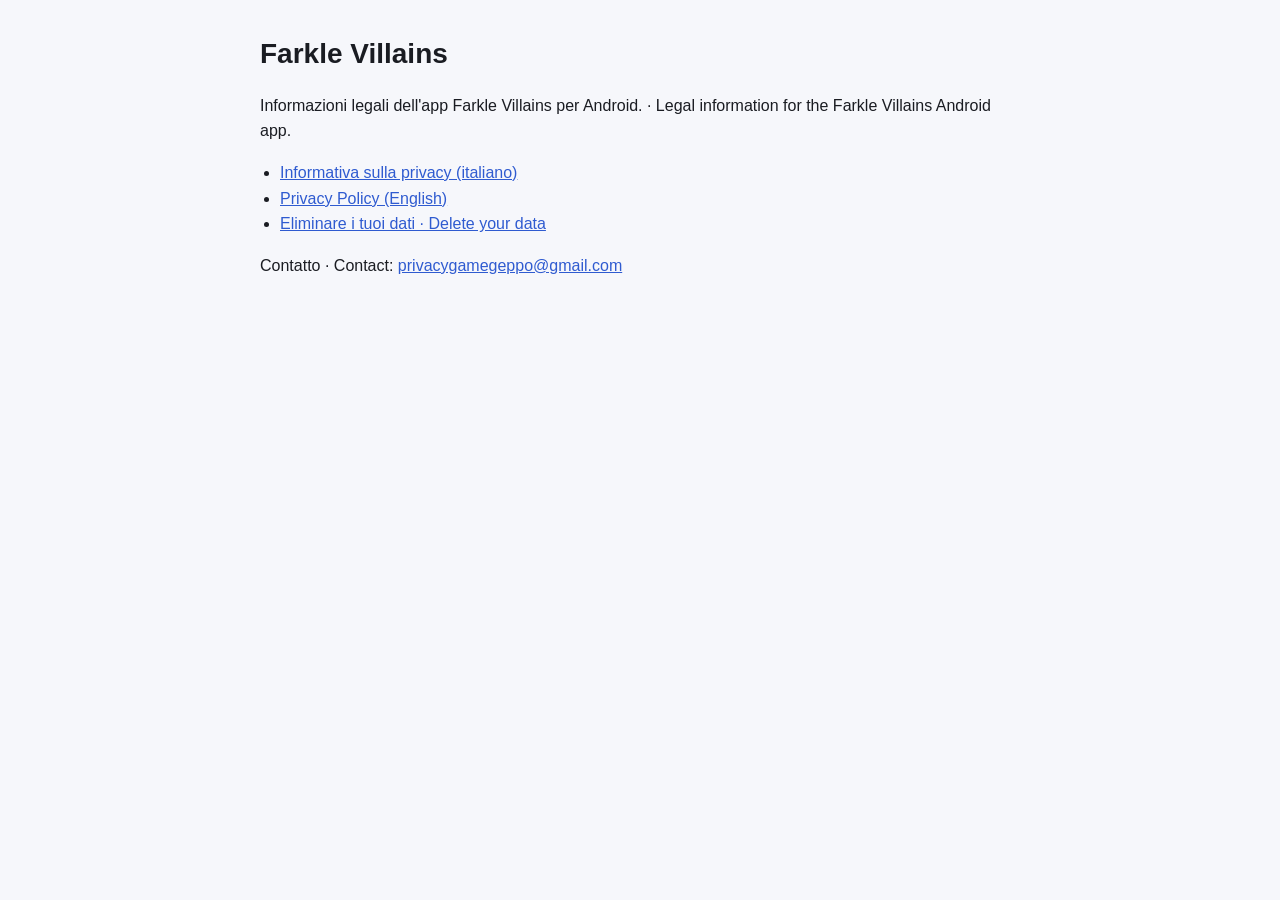
<file: index.html>
<!doctype html>
<html lang="it"><head><meta charset="utf-8"><meta name="viewport" content="width=device-width,initial-scale=1">
<title>Farkle Villains — Privacy</title><link rel="stylesheet" href="style.css"></head>
<body><div class="wrap">
<h1>Farkle Villains</h1>
<p>Informazioni legali dell'app Farkle Villains per Android. · Legal information for the Farkle Villains Android app.</p>
<ul>
<li><a href="privacy-it.html">Informativa sulla privacy (italiano)</a></li>
<li><a href="privacy.html">Privacy Policy (English)</a></li>
<li><a href="delete-data.html">Eliminare i tuoi dati · Delete your data</a></li>
</ul>
<p>Contatto · Contact: <a href="mailto:privacygamegeppo@gmail.com">privacygamegeppo@gmail.com</a></p>
</div></body></html>
</file>
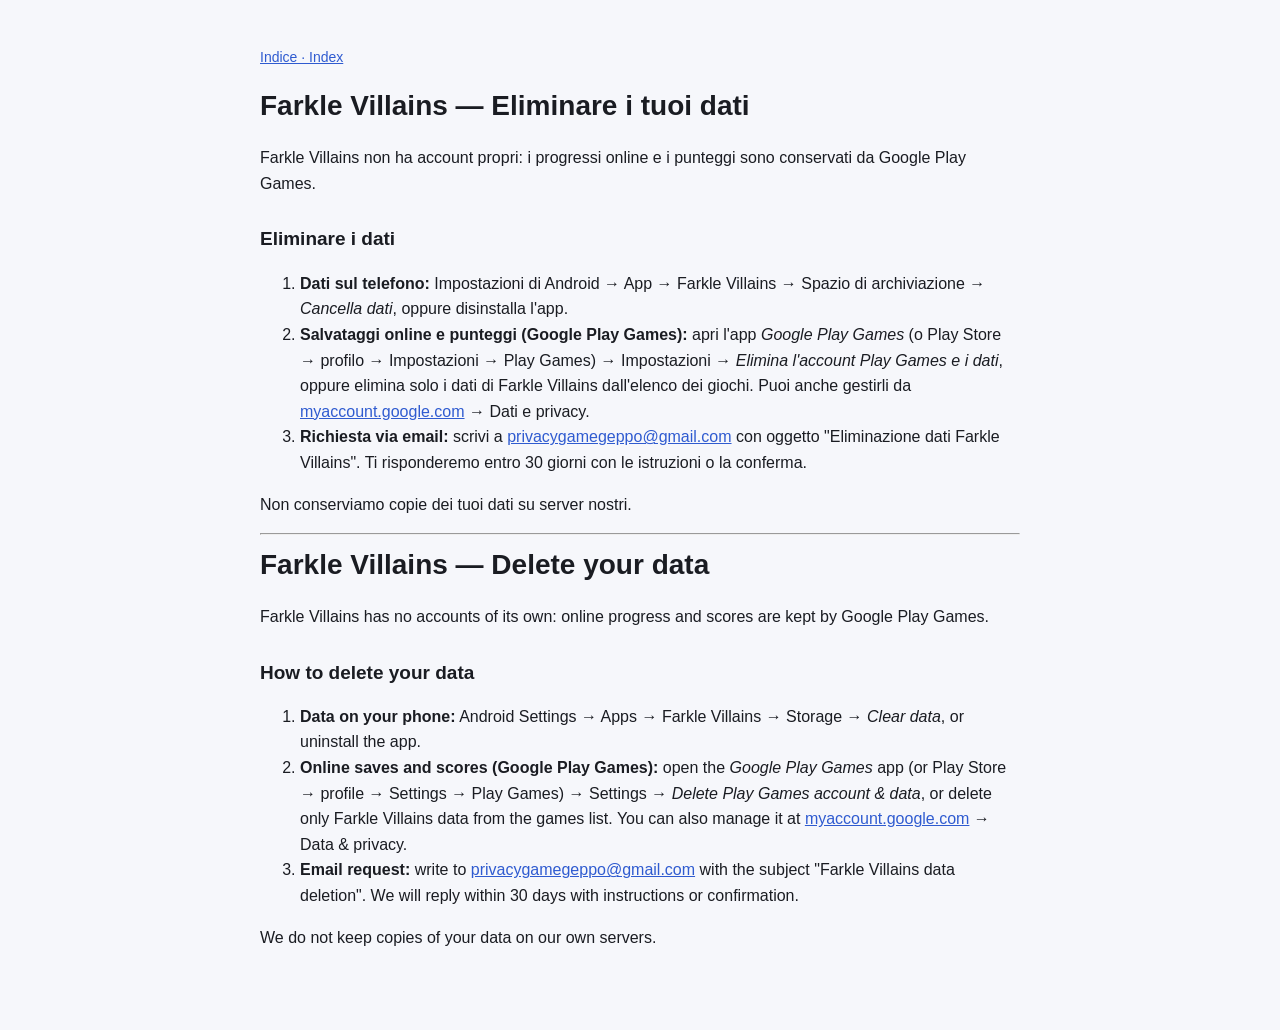
<file: delete-data.html>
<!doctype html>
<html lang="it"><head><meta charset="utf-8"><meta name="viewport" content="width=device-width,initial-scale=1">
<title>Eliminare i tuoi dati — Farkle Villains</title><link rel="stylesheet" href="style.css"></head>
<body><div class="wrap">
<p class="lang"><a href="index.html">Indice · Index</a></p>
<h1>Farkle Villains — Eliminare i tuoi dati</h1>
<p>Farkle Villains non ha account propri: i progressi online e i punteggi sono conservati da Google Play Games.</p>
<h2>Eliminare i dati</h2>
<ol>
<li><strong>Dati sul telefono:</strong> Impostazioni di Android → App → Farkle Villains → Spazio di archiviazione → <em>Cancella dati</em>, oppure disinstalla l'app.</li>
<li><strong>Salvataggi online e punteggi (Google Play Games):</strong> apri l'app <em>Google Play Games</em> (o Play Store → profilo → Impostazioni → Play Games) → Impostazioni → <em>Elimina l'account Play Games e i dati</em>, oppure elimina solo i dati di Farkle Villains dall'elenco dei giochi. Puoi anche gestirli da <a href="https://myaccount.google.com/">myaccount.google.com</a> → Dati e privacy.</li>
<li><strong>Richiesta via email:</strong> scrivi a <a href="mailto:privacygamegeppo@gmail.com">privacygamegeppo@gmail.com</a> con oggetto "Eliminazione dati Farkle Villains". Ti risponderemo entro 30 giorni con le istruzioni o la conferma.</li>
</ol>
<p>Non conserviamo copie dei tuoi dati su server nostri.</p>
<hr>
<h1>Farkle Villains — Delete your data</h1>
<p>Farkle Villains has no accounts of its own: online progress and scores are kept by Google Play Games.</p>
<h2>How to delete your data</h2>
<ol>
<li><strong>Data on your phone:</strong> Android Settings → Apps → Farkle Villains → Storage → <em>Clear data</em>, or uninstall the app.</li>
<li><strong>Online saves and scores (Google Play Games):</strong> open the <em>Google Play Games</em> app (or Play Store → profile → Settings → Play Games) → Settings → <em>Delete Play Games account &amp; data</em>, or delete only Farkle Villains data from the games list. You can also manage it at <a href="https://myaccount.google.com/">myaccount.google.com</a> → Data &amp; privacy.</li>
<li><strong>Email request:</strong> write to <a href="mailto:privacygamegeppo@gmail.com">privacygamegeppo@gmail.com</a> with the subject "Farkle Villains data deletion". We will reply within 30 days with instructions or confirmation.</li>
</ol>
<p>We do not keep copies of your data on our own servers.</p>
</div></body></html>
</file>
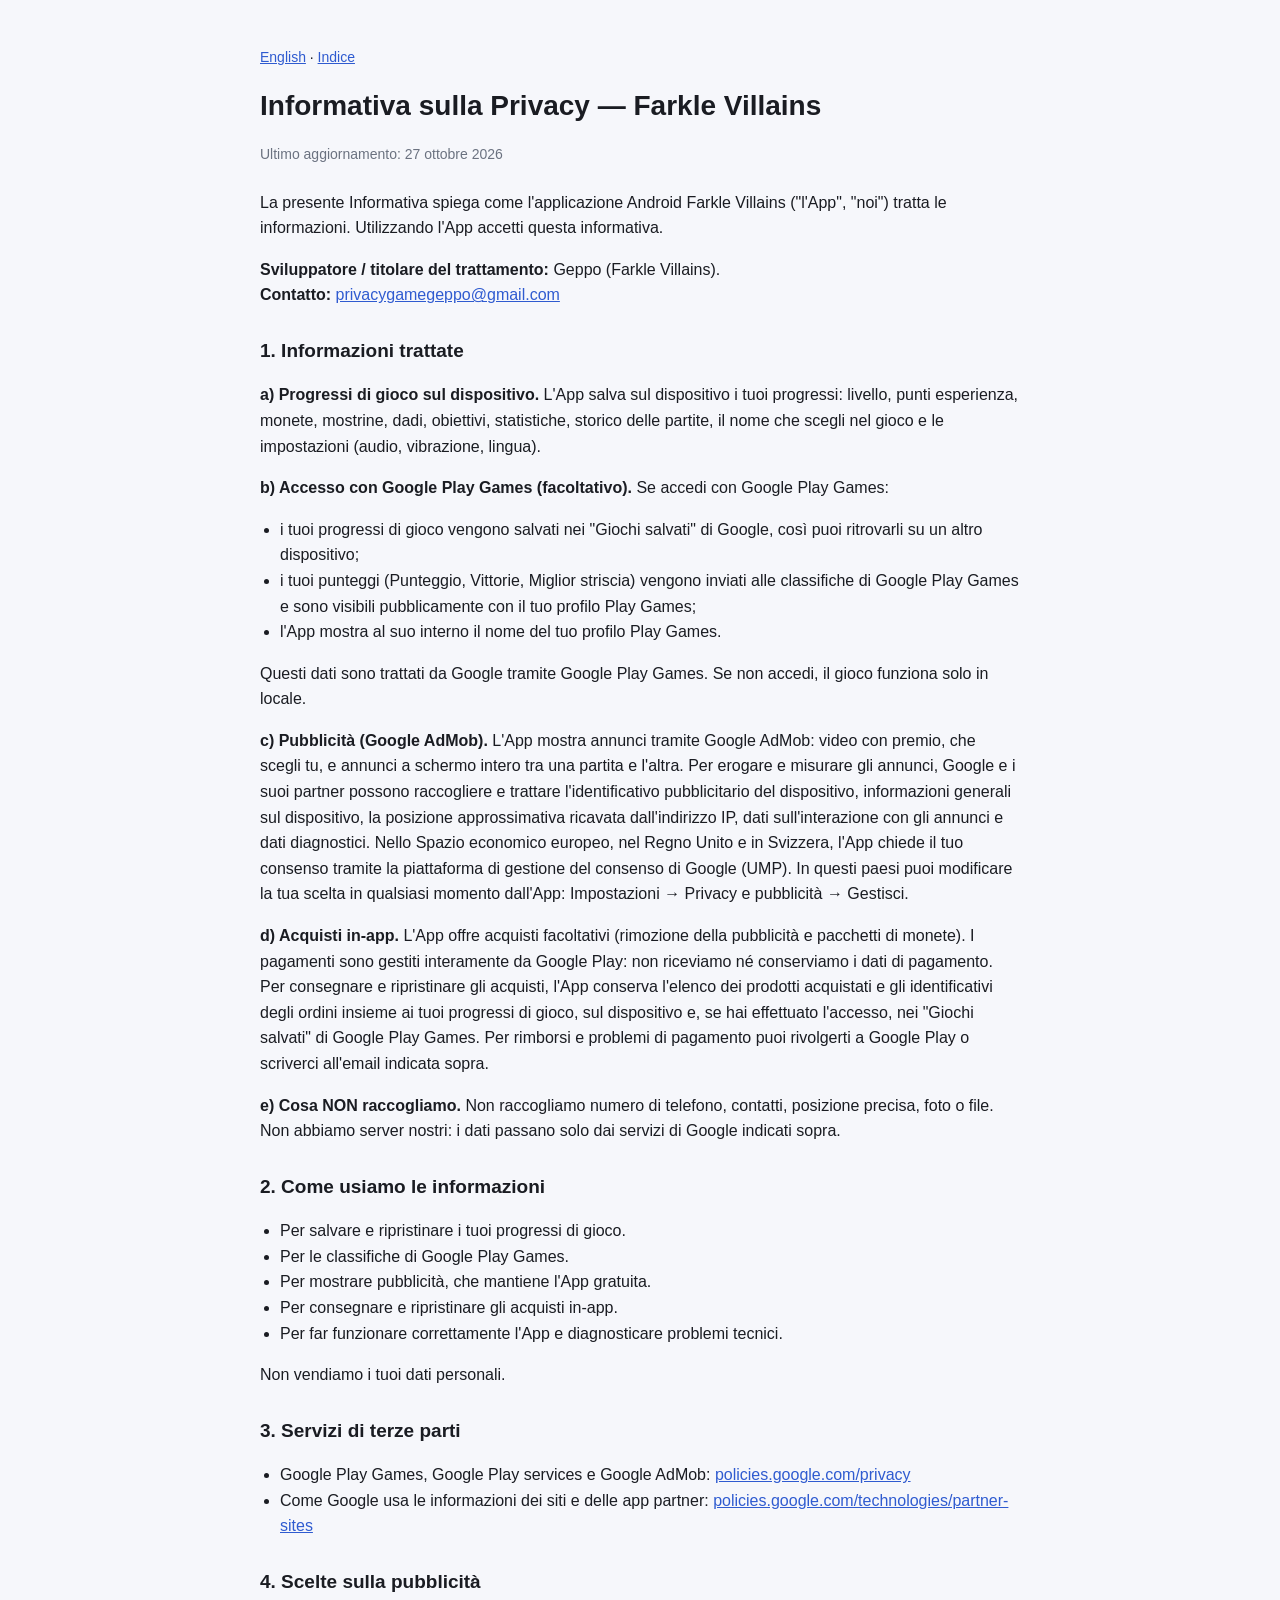
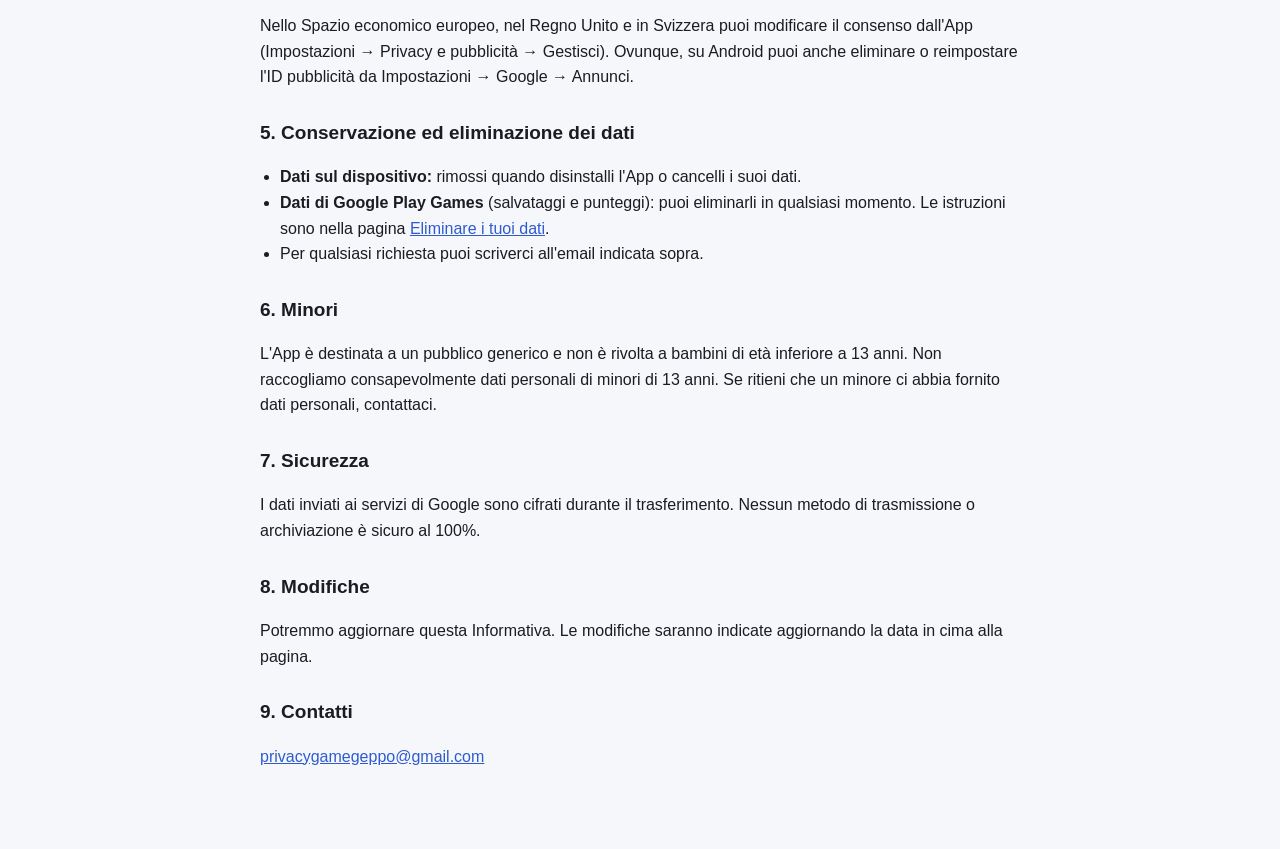
<file: privacy-it.html>
<!doctype html>
<html lang="it"><head><meta charset="utf-8"><meta name="viewport" content="width=device-width,initial-scale=1">
<title>Informativa sulla Privacy — Farkle Villains</title><link rel="stylesheet" href="style.css"></head>
<body><div class="wrap">
<p class="lang"><a href="privacy.html">English</a> · <a href="index.html">Indice</a></p>
<h1>Informativa sulla Privacy — Farkle Villains</h1>
<p class="updated">Ultimo aggiornamento: 27 ottobre 2026</p>
<p>La presente Informativa spiega come l'applicazione Android Farkle Villains ("l'App", "noi") tratta le informazioni. Utilizzando l'App accetti questa informativa.</p>
<p><strong>Sviluppatore / titolare del trattamento:</strong> Geppo (Farkle Villains).<br><strong>Contatto:</strong> <a href="mailto:privacygamegeppo@gmail.com">privacygamegeppo@gmail.com</a></p>

<h2>1. Informazioni trattate</h2>
<p><strong>a) Progressi di gioco sul dispositivo.</strong> L'App salva sul dispositivo i tuoi progressi: livello, punti esperienza, monete, mostrine, dadi, obiettivi, statistiche, storico delle partite, il nome che scegli nel gioco e le impostazioni (audio, vibrazione, lingua).</p>
<p><strong>b) Accesso con Google Play Games (facoltativo).</strong> Se accedi con Google Play Games:</p>
<ul>
<li>i tuoi progressi di gioco vengono salvati nei "Giochi salvati" di Google, così puoi ritrovarli su un altro dispositivo;</li>
<li>i tuoi punteggi (Punteggio, Vittorie, Miglior striscia) vengono inviati alle classifiche di Google Play Games e sono visibili pubblicamente con il tuo profilo Play Games;</li>
<li>l'App mostra al suo interno il nome del tuo profilo Play Games.</li>
</ul>
<p>Questi dati sono trattati da Google tramite Google Play Games. Se non accedi, il gioco funziona solo in locale.</p>
<p><strong>c) Pubblicità (Google AdMob).</strong> L'App mostra annunci tramite Google AdMob: video con premio, che scegli tu, e annunci a schermo intero tra una partita e l'altra. Per erogare e misurare gli annunci, Google e i suoi partner possono raccogliere e trattare l'identificativo pubblicitario del dispositivo, informazioni generali sul dispositivo, la posizione approssimativa ricavata dall'indirizzo IP, dati sull'interazione con gli annunci e dati diagnostici. Nello Spazio economico europeo, nel Regno Unito e in Svizzera, l'App chiede il tuo consenso tramite la piattaforma di gestione del consenso di Google (UMP). In questi paesi puoi modificare la tua scelta in qualsiasi momento dall'App: Impostazioni → Privacy e pubblicità → Gestisci.</p>
<p><strong>d) Acquisti in-app.</strong> L'App offre acquisti facoltativi (rimozione della pubblicità e pacchetti di monete). I pagamenti sono gestiti interamente da Google Play: non riceviamo né conserviamo i dati di pagamento. Per consegnare e ripristinare gli acquisti, l'App conserva l'elenco dei prodotti acquistati e gli identificativi degli ordini insieme ai tuoi progressi di gioco, sul dispositivo e, se hai effettuato l'accesso, nei "Giochi salvati" di Google Play Games. Per rimborsi e problemi di pagamento puoi rivolgerti a Google Play o scriverci all'email indicata sopra.</p>
<p><strong>e) Cosa NON raccogliamo.</strong> Non raccogliamo numero di telefono, contatti, posizione precisa, foto o file. Non abbiamo server nostri: i dati passano solo dai servizi di Google indicati sopra.</p>

<h2>2. Come usiamo le informazioni</h2>
<ul>
<li>Per salvare e ripristinare i tuoi progressi di gioco.</li>
<li>Per le classifiche di Google Play Games.</li>
<li>Per mostrare pubblicità, che mantiene l'App gratuita.</li>
<li>Per consegnare e ripristinare gli acquisti in-app.</li>
<li>Per far funzionare correttamente l'App e diagnosticare problemi tecnici.</li>
</ul>
<p>Non vendiamo i tuoi dati personali.</p>

<h2>3. Servizi di terze parti</h2>
<ul>
<li>Google Play Games, Google Play services e Google AdMob: <a href="https://policies.google.com/privacy">policies.google.com/privacy</a></li>
<li>Come Google usa le informazioni dei siti e delle app partner: <a href="https://policies.google.com/technologies/partner-sites">policies.google.com/technologies/partner-sites</a></li>
</ul>

<h2>4. Scelte sulla pubblicità</h2>
<p>Nello Spazio economico europeo, nel Regno Unito e in Svizzera puoi modificare il consenso dall'App (Impostazioni → Privacy e pubblicità → Gestisci). Ovunque, su Android puoi anche eliminare o reimpostare l'ID pubblicità da Impostazioni → Google → Annunci.</p>

<h2>5. Conservazione ed eliminazione dei dati</h2>
<ul>
<li><strong>Dati sul dispositivo:</strong> rimossi quando disinstalli l'App o cancelli i suoi dati.</li>
<li><strong>Dati di Google Play Games</strong> (salvataggi e punteggi): puoi eliminarli in qualsiasi momento. Le istruzioni sono nella pagina <a href="delete-data.html">Eliminare i tuoi dati</a>.</li>
<li>Per qualsiasi richiesta puoi scriverci all'email indicata sopra.</li>
</ul>

<h2>6. Minori</h2>
<p>L'App è destinata a un pubblico generico e non è rivolta a bambini di età inferiore a 13 anni. Non raccogliamo consapevolmente dati personali di minori di 13 anni. Se ritieni che un minore ci abbia fornito dati personali, contattaci.</p>

<h2>7. Sicurezza</h2>
<p>I dati inviati ai servizi di Google sono cifrati durante il trasferimento. Nessun metodo di trasmissione o archiviazione è sicuro al 100%.</p>

<h2>8. Modifiche</h2>
<p>Potremmo aggiornare questa Informativa. Le modifiche saranno indicate aggiornando la data in cima alla pagina.</p>

<h2>9. Contatti</h2>
<p><a href="mailto:privacygamegeppo@gmail.com">privacygamegeppo@gmail.com</a></p>
</div></body></html>
</file>
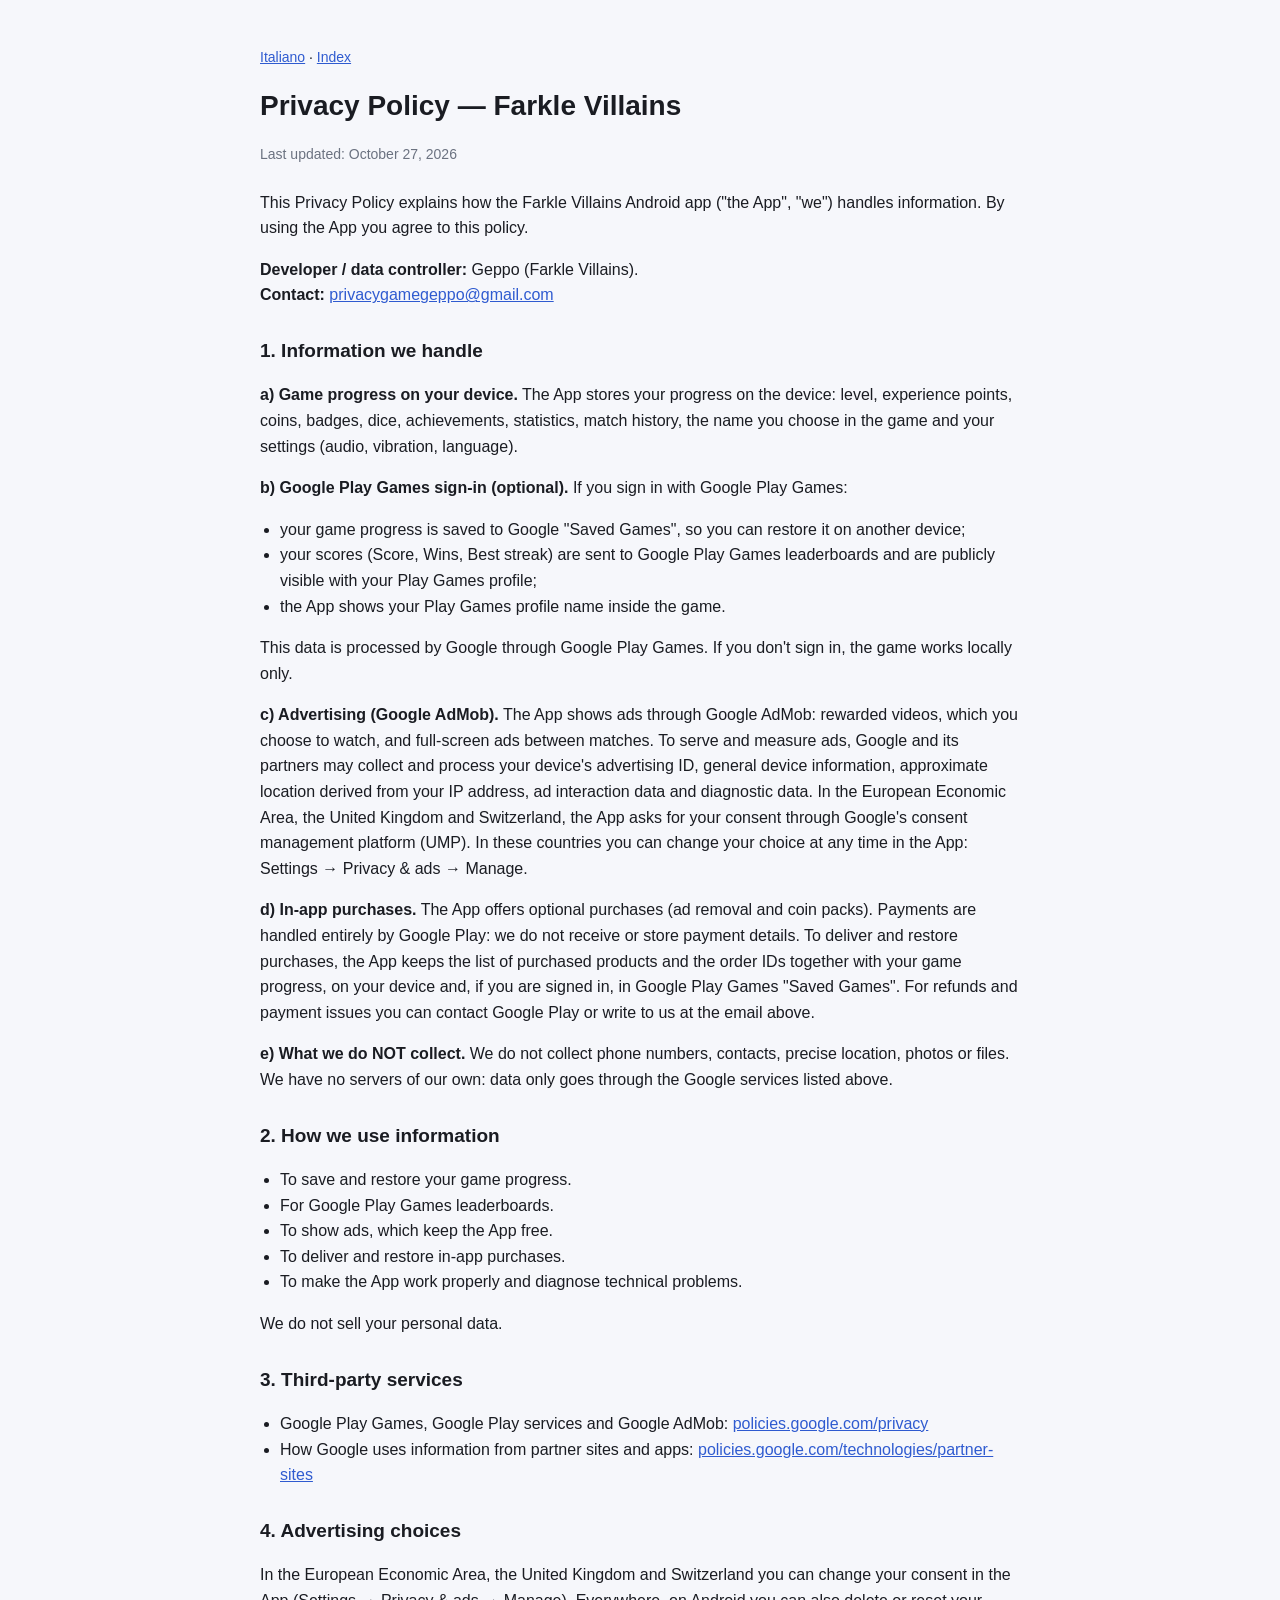
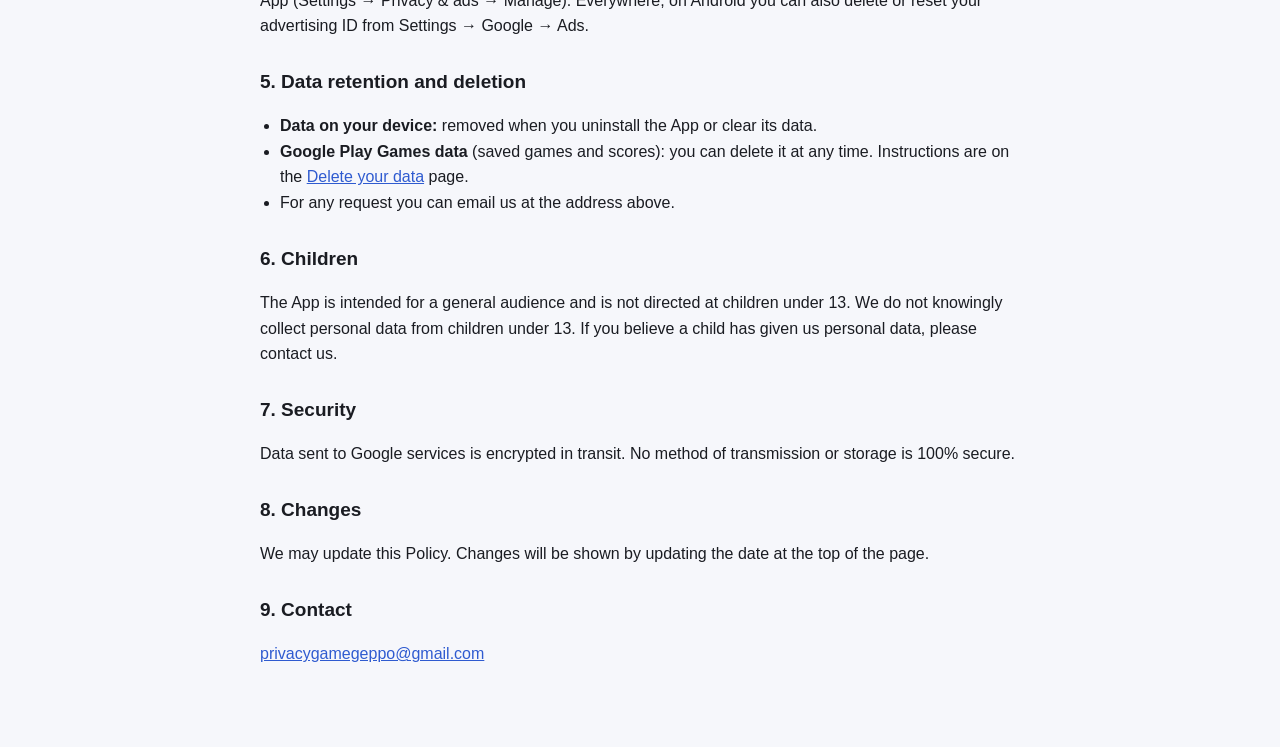
<file: privacy.html>
<!doctype html>
<html lang="en"><head><meta charset="utf-8"><meta name="viewport" content="width=device-width,initial-scale=1">
<title>Privacy Policy — Farkle Villains</title><link rel="stylesheet" href="style.css"></head>
<body><div class="wrap">
<p class="lang"><a href="privacy-it.html">Italiano</a> · <a href="index.html">Index</a></p>
<h1>Privacy Policy — Farkle Villains</h1>
<p class="updated">Last updated: October 27, 2026</p>
<p>This Privacy Policy explains how the Farkle Villains Android app ("the App", "we") handles information. By using the App you agree to this policy.</p>
<p><strong>Developer / data controller:</strong> Geppo (Farkle Villains).<br><strong>Contact:</strong> <a href="mailto:privacygamegeppo@gmail.com">privacygamegeppo@gmail.com</a></p>

<h2>1. Information we handle</h2>
<p><strong>a) Game progress on your device.</strong> The App stores your progress on the device: level, experience points, coins, badges, dice, achievements, statistics, match history, the name you choose in the game and your settings (audio, vibration, language).</p>
<p><strong>b) Google Play Games sign-in (optional).</strong> If you sign in with Google Play Games:</p>
<ul>
<li>your game progress is saved to Google "Saved Games", so you can restore it on another device;</li>
<li>your scores (Score, Wins, Best streak) are sent to Google Play Games leaderboards and are publicly visible with your Play Games profile;</li>
<li>the App shows your Play Games profile name inside the game.</li>
</ul>
<p>This data is processed by Google through Google Play Games. If you don't sign in, the game works locally only.</p>
<p><strong>c) Advertising (Google AdMob).</strong> The App shows ads through Google AdMob: rewarded videos, which you choose to watch, and full-screen ads between matches. To serve and measure ads, Google and its partners may collect and process your device's advertising ID, general device information, approximate location derived from your IP address, ad interaction data and diagnostic data. In the European Economic Area, the United Kingdom and Switzerland, the App asks for your consent through Google's consent management platform (UMP). In these countries you can change your choice at any time in the App: Settings → Privacy &amp; ads → Manage.</p>
<p><strong>d) In-app purchases.</strong> The App offers optional purchases (ad removal and coin packs). Payments are handled entirely by Google Play: we do not receive or store payment details. To deliver and restore purchases, the App keeps the list of purchased products and the order IDs together with your game progress, on your device and, if you are signed in, in Google Play Games "Saved Games". For refunds and payment issues you can contact Google Play or write to us at the email above.</p>
<p><strong>e) What we do NOT collect.</strong> We do not collect phone numbers, contacts, precise location, photos or files. We have no servers of our own: data only goes through the Google services listed above.</p>

<h2>2. How we use information</h2>
<ul>
<li>To save and restore your game progress.</li>
<li>For Google Play Games leaderboards.</li>
<li>To show ads, which keep the App free.</li>
<li>To deliver and restore in-app purchases.</li>
<li>To make the App work properly and diagnose technical problems.</li>
</ul>
<p>We do not sell your personal data.</p>

<h2>3. Third-party services</h2>
<ul>
<li>Google Play Games, Google Play services and Google AdMob: <a href="https://policies.google.com/privacy">policies.google.com/privacy</a></li>
<li>How Google uses information from partner sites and apps: <a href="https://policies.google.com/technologies/partner-sites">policies.google.com/technologies/partner-sites</a></li>
</ul>

<h2>4. Advertising choices</h2>
<p>In the European Economic Area, the United Kingdom and Switzerland you can change your consent in the App (Settings → Privacy &amp; ads → Manage). Everywhere, on Android you can also delete or reset your advertising ID from Settings → Google → Ads.</p>

<h2>5. Data retention and deletion</h2>
<ul>
<li><strong>Data on your device:</strong> removed when you uninstall the App or clear its data.</li>
<li><strong>Google Play Games data</strong> (saved games and scores): you can delete it at any time. Instructions are on the <a href="delete-data.html">Delete your data</a> page.</li>
<li>For any request you can email us at the address above.</li>
</ul>

<h2>6. Children</h2>
<p>The App is intended for a general audience and is not directed at children under 13. We do not knowingly collect personal data from children under 13. If you believe a child has given us personal data, please contact us.</p>

<h2>7. Security</h2>
<p>Data sent to Google services is encrypted in transit. No method of transmission or storage is 100% secure.</p>

<h2>8. Changes</h2>
<p>We may update this Policy. Changes will be shown by updating the date at the top of the page.</p>

<h2>9. Contact</h2>
<p><a href="mailto:privacygamegeppo@gmail.com">privacygamegeppo@gmail.com</a></p>
</div></body></html>
</file>
<file: style.css>
:root{ color-scheme: light dark; }
body{ margin:0; font-family:-apple-system,BlinkMacSystemFont,"Segoe UI",Roboto,Helvetica,Arial,sans-serif;
      line-height:1.6; color:#1a1c22; background:#f6f7fb; }
@media (prefers-color-scheme: dark){ body{ color:#e8ecf4; background:#0f1226; } a{ color:#7fb0ff; } }
.wrap{ max-width:760px; margin:0 auto; padding:32px 20px 64px; }
h1{ font-size:28px; margin:0 0 4px; }
h2{ font-size:19px; margin:28px 0 8px; }
.updated{ color:#6b7280; font-size:14px; margin-bottom:24px; }
@media (prefers-color-scheme: dark){ .updated{ color:#9aa3b8; } }
a{ color:#2f5bd0; word-break:break-word; }
ul{ padding-left:20px; }
.lang{ font-size:14px; margin-bottom:16px; }
</file>
